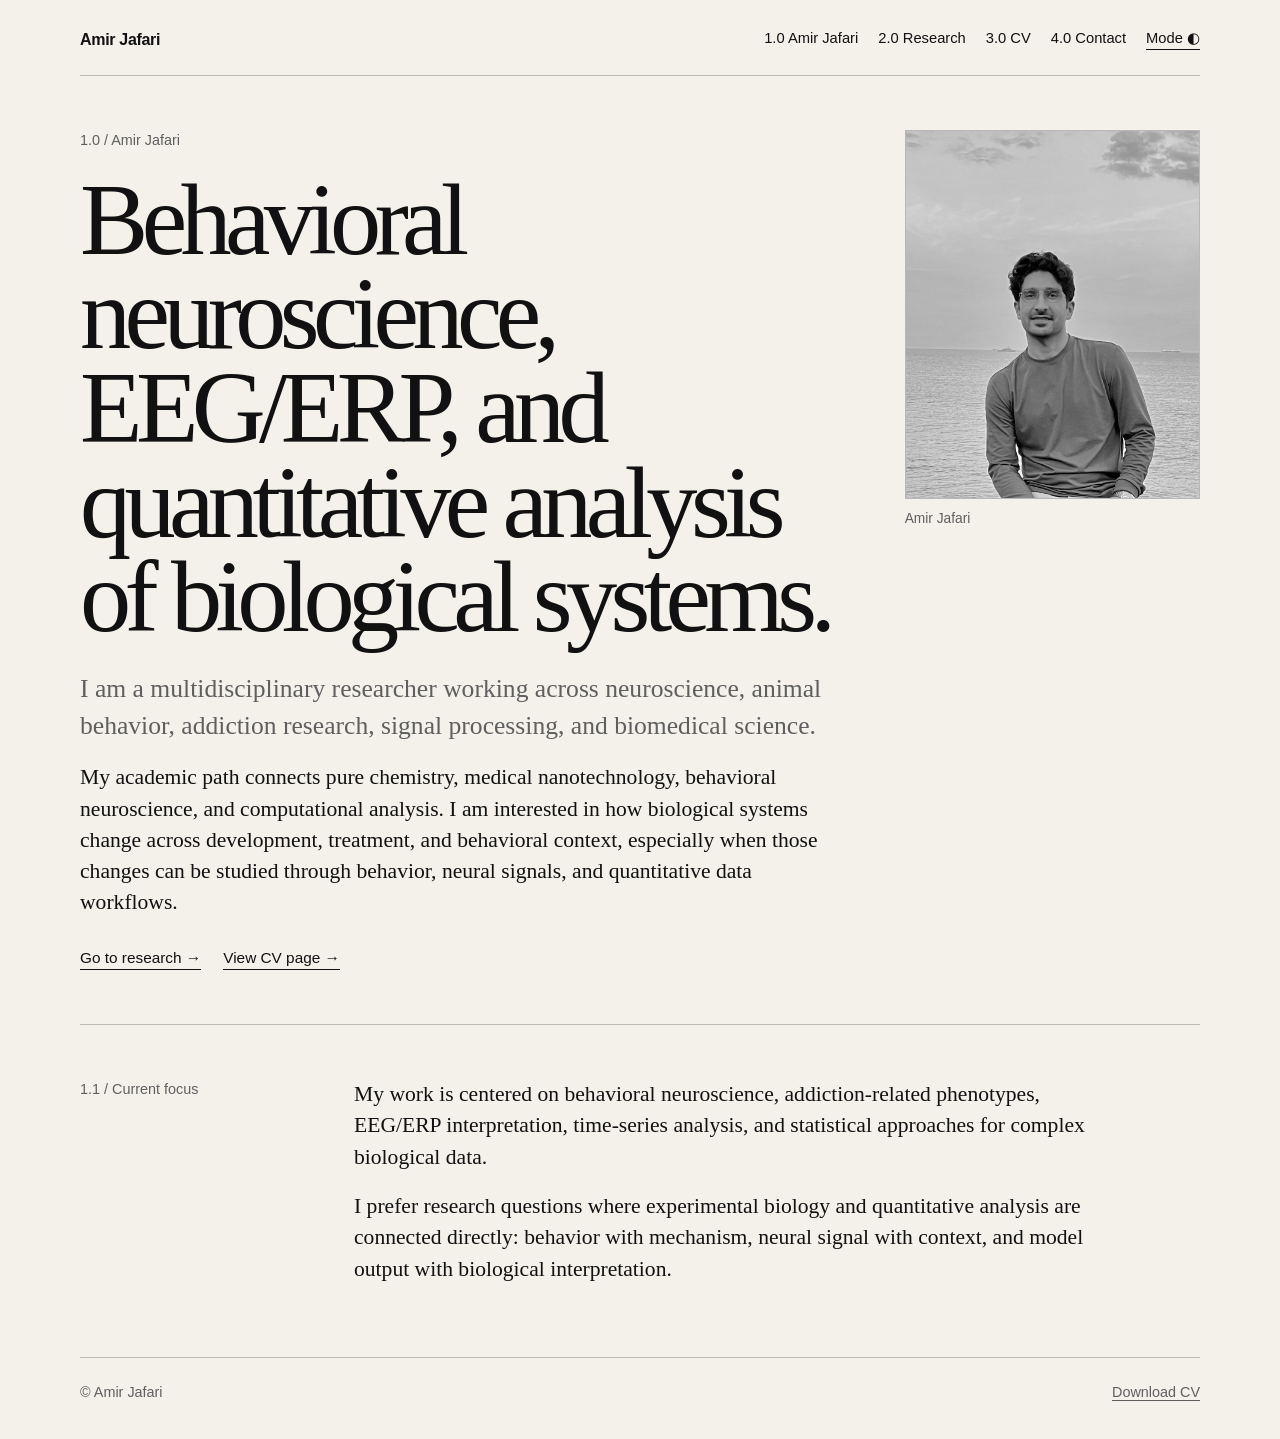
<file: index.html>
<!DOCTYPE html>
<html lang="en">
<head>
  <meta charset="UTF-8" />
  <meta name="viewport" content="width=device-width, initial-scale=1.0" />
  <title>Amir Jafari</title>
  <link rel="stylesheet" href="styles.css" />
</head>
<body>
  <div class="site">
    <header class="topbar">
      <a class="brand" href="index.html">Amir Jafari</a>
      <nav class="nav" aria-label="Main navigation">
        <a href="index.html">1.0 Amir Jafari</a>
        <a href="research.html">2.0 Research</a>
        <a href="cv.html">3.0 CV</a>
        <a href="contact.html">4.0 Contact</a>
        <button class="mode-toggle" type="button" aria-label="Toggle color mode">Mode ◐</button>
      </nav>
    </header>

    <main>
      <section class="page-section home-grid">
        <div>
          <p class="section-number">1.0 / Amir Jafari</p>
          <h1>Behavioral neuroscience, EEG/ERP, and quantitative analysis of biological systems.</h1>
          <p class="lead">
            I am a multidisciplinary researcher working across neuroscience, animal behavior,
            addiction research, signal processing, and biomedical science.
          </p>
          <p>
            My academic path connects pure chemistry, medical nanotechnology, behavioral neuroscience,
            and computational analysis. I am interested in how biological systems change across development,
            treatment, and behavioral context, especially when those changes can be studied through behavior,
            neural signals, and quantitative data workflows.
          </p>
          <div class="link-row">
            <a class="text-button" href="research.html">Go to research →</a>
            <a class="text-button" href="cv.html">View CV page →</a>
          </div>
        </div>

        <figure class="portrait-wrap">
          <img class="portrait" src="assets/profile.jpg" alt="Amir Jafari profile photo" />
          <figcaption>Amir Jafari</figcaption>
        </figure>
      </section>

      <hr />

      <section class="page-section two-column">
        <p class="section-number">1.1 / Current focus</p>
        <div>
          <p>
            My work is centered on behavioral neuroscience, addiction-related phenotypes,
            EEG/ERP interpretation, time-series analysis, and statistical approaches for complex biological data.
          </p>
          <p>
            I prefer research questions where experimental biology and quantitative analysis are connected directly:
            behavior with mechanism, neural signal with context, and model output with biological interpretation.
          </p>
        </div>
      </section>
    </main>

    <footer class="footer">
      <span>© Amir Jafari</span>
      <span><a href="files/Amir_Jafari_CV.pdf">Download CV</a></span>
    </footer>
  </div>

  <script src="script.js"></script>
</body>
</html>
</file>
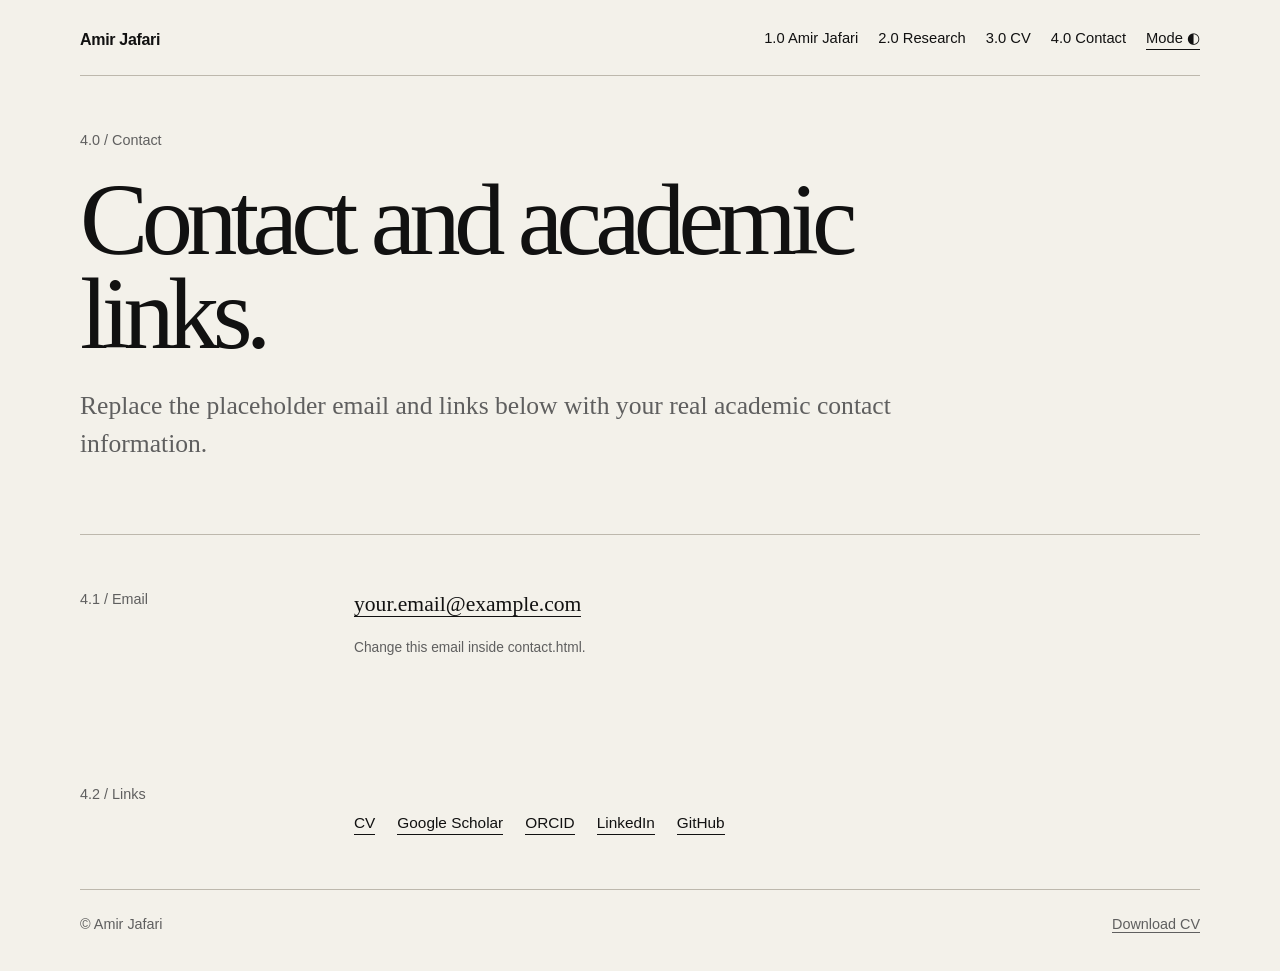
<file: contact.html>
<!DOCTYPE html>
<html lang="en">
<head>
  <meta charset="UTF-8" />
  <meta name="viewport" content="width=device-width, initial-scale=1.0" />
  <title>Contact | Amir Jafari</title>
  <link rel="stylesheet" href="styles.css" />
</head>
<body>
  <div class="site">
    <header class="topbar">
      <a class="brand" href="index.html">Amir Jafari</a>
      <nav class="nav" aria-label="Main navigation">
        <a href="index.html">1.0 Amir Jafari</a>
        <a href="research.html">2.0 Research</a>
        <a href="cv.html">3.0 CV</a>
        <a href="contact.html">4.0 Contact</a>
        <button class="mode-toggle" type="button" aria-label="Toggle color mode">Mode ◐</button>
      </nav>
    </header>

    <main>
      <section class="page-section narrow">
        <p class="section-number">4.0 / Contact</p>
        <h1>Contact and academic links.</h1>
        <p class="lead">
          Replace the placeholder email and links below with your real academic contact information.
        </p>
      </section>

      <hr />

      <section class="page-section two-column">
        <p class="section-number">4.1 / Email</p>
        <div>
          <p><a href="mailto:your.email@example.com">your.email@example.com</a></p>
          <p class="small-note">Change this email inside contact.html.</p>
        </div>
      </section>

      <section class="page-section two-column">
        <p class="section-number">4.2 / Links</p>
        <div class="link-list">
          <a href="files/Amir_Jafari_CV.pdf">CV</a>
          <a href="#">Google Scholar</a>
          <a href="#">ORCID</a>
          <a href="#">LinkedIn</a>
          <a href="#">GitHub</a>
        </div>
      </section>
    </main>

    <footer class="footer">
      <span>© Amir Jafari</span>
      <span><a href="files/Amir_Jafari_CV.pdf">Download CV</a></span>
    </footer>
  </div>

  <script src="script.js"></script>
</body>
</html>
</file>
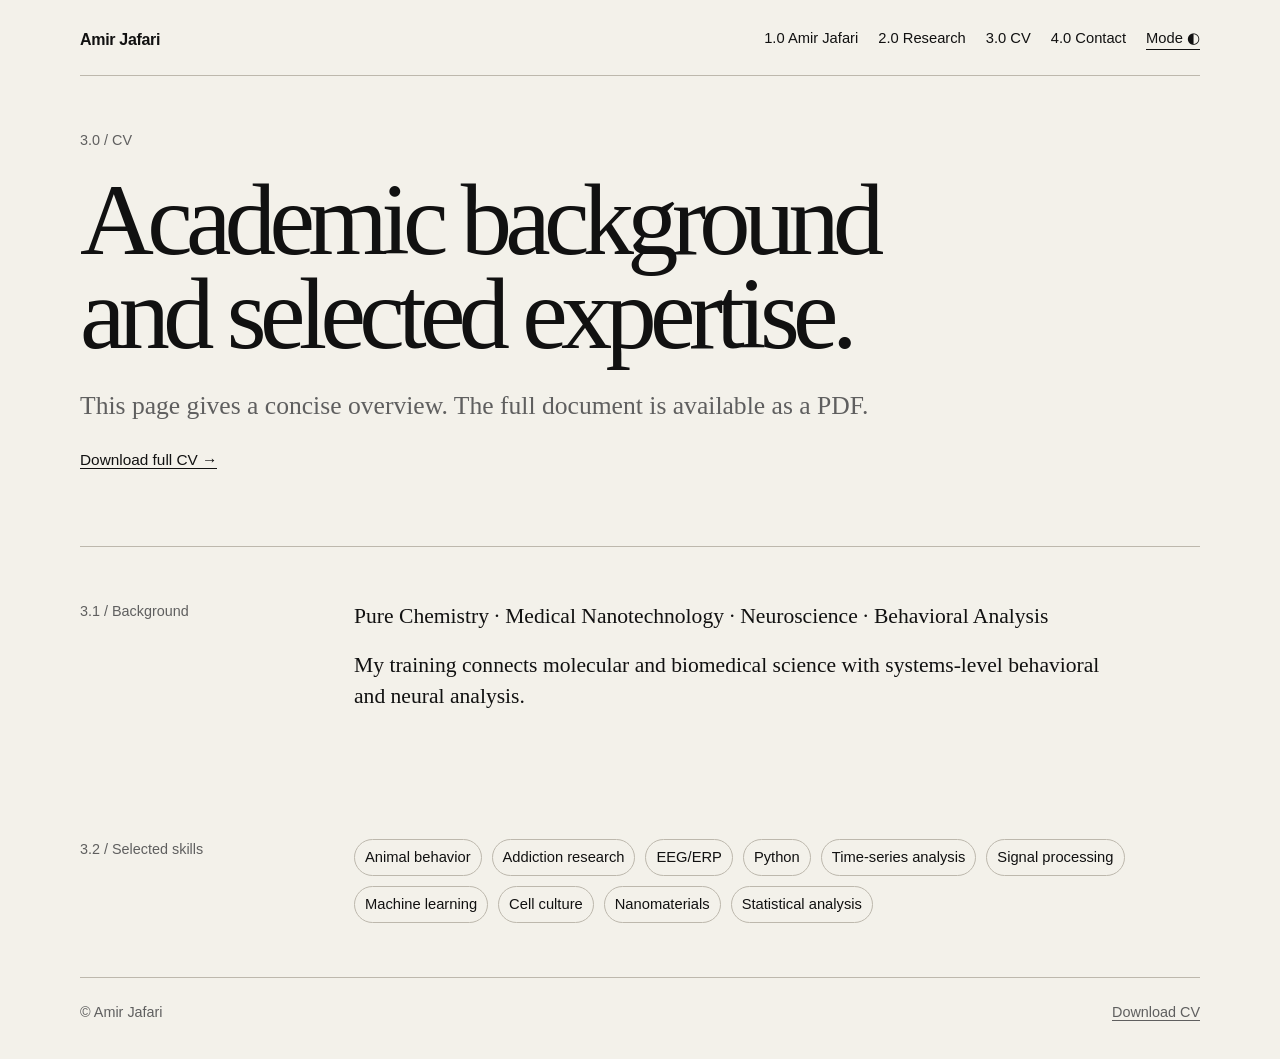
<file: cv.html>
<!DOCTYPE html>
<html lang="en">
<head>
  <meta charset="UTF-8" />
  <meta name="viewport" content="width=device-width, initial-scale=1.0" />
  <title>CV | Amir Jafari</title>
  <link rel="stylesheet" href="styles.css" />
</head>
<body>
  <div class="site">
    <header class="topbar">
      <a class="brand" href="index.html">Amir Jafari</a>
      <nav class="nav" aria-label="Main navigation">
        <a href="index.html">1.0 Amir Jafari</a>
        <a href="research.html">2.0 Research</a>
        <a href="cv.html">3.0 CV</a>
        <a href="contact.html">4.0 Contact</a>
        <button class="mode-toggle" type="button" aria-label="Toggle color mode">Mode ◐</button>
      </nav>
    </header>

    <main>
      <section class="page-section narrow">
        <p class="section-number">3.0 / CV</p>
        <h1>Academic background and selected expertise.</h1>
        <p class="lead">
          This page gives a concise overview. The full document is available as a PDF.
        </p>
        <p>
          <a class="text-button" href="files/Amir_Jafari_CV.pdf">Download full CV →</a>
        </p>
      </section>

      <hr />

      <section class="page-section two-column">
        <p class="section-number">3.1 / Background</p>
        <div>
          <p>Pure Chemistry · Medical Nanotechnology · Neuroscience · Behavioral Analysis</p>
          <p>
            My training connects molecular and biomedical science with systems-level behavioral and neural analysis.
          </p>
        </div>
      </section>

      <section class="page-section two-column">
        <p class="section-number">3.2 / Selected skills</p>
        <div class="tag-list">
          <span>Animal behavior</span>
          <span>Addiction research</span>
          <span>EEG/ERP</span>
          <span>Python</span>
          <span>Time-series analysis</span>
          <span>Signal processing</span>
          <span>Machine learning</span>
          <span>Cell culture</span>
          <span>Nanomaterials</span>
          <span>Statistical analysis</span>
        </div>
      </section>
    </main>

    <footer class="footer">
      <span>© Amir Jafari</span>
      <span><a href="files/Amir_Jafari_CV.pdf">Download CV</a></span>
    </footer>
  </div>

  <script src="script.js"></script>
</body>
</html>
</file>
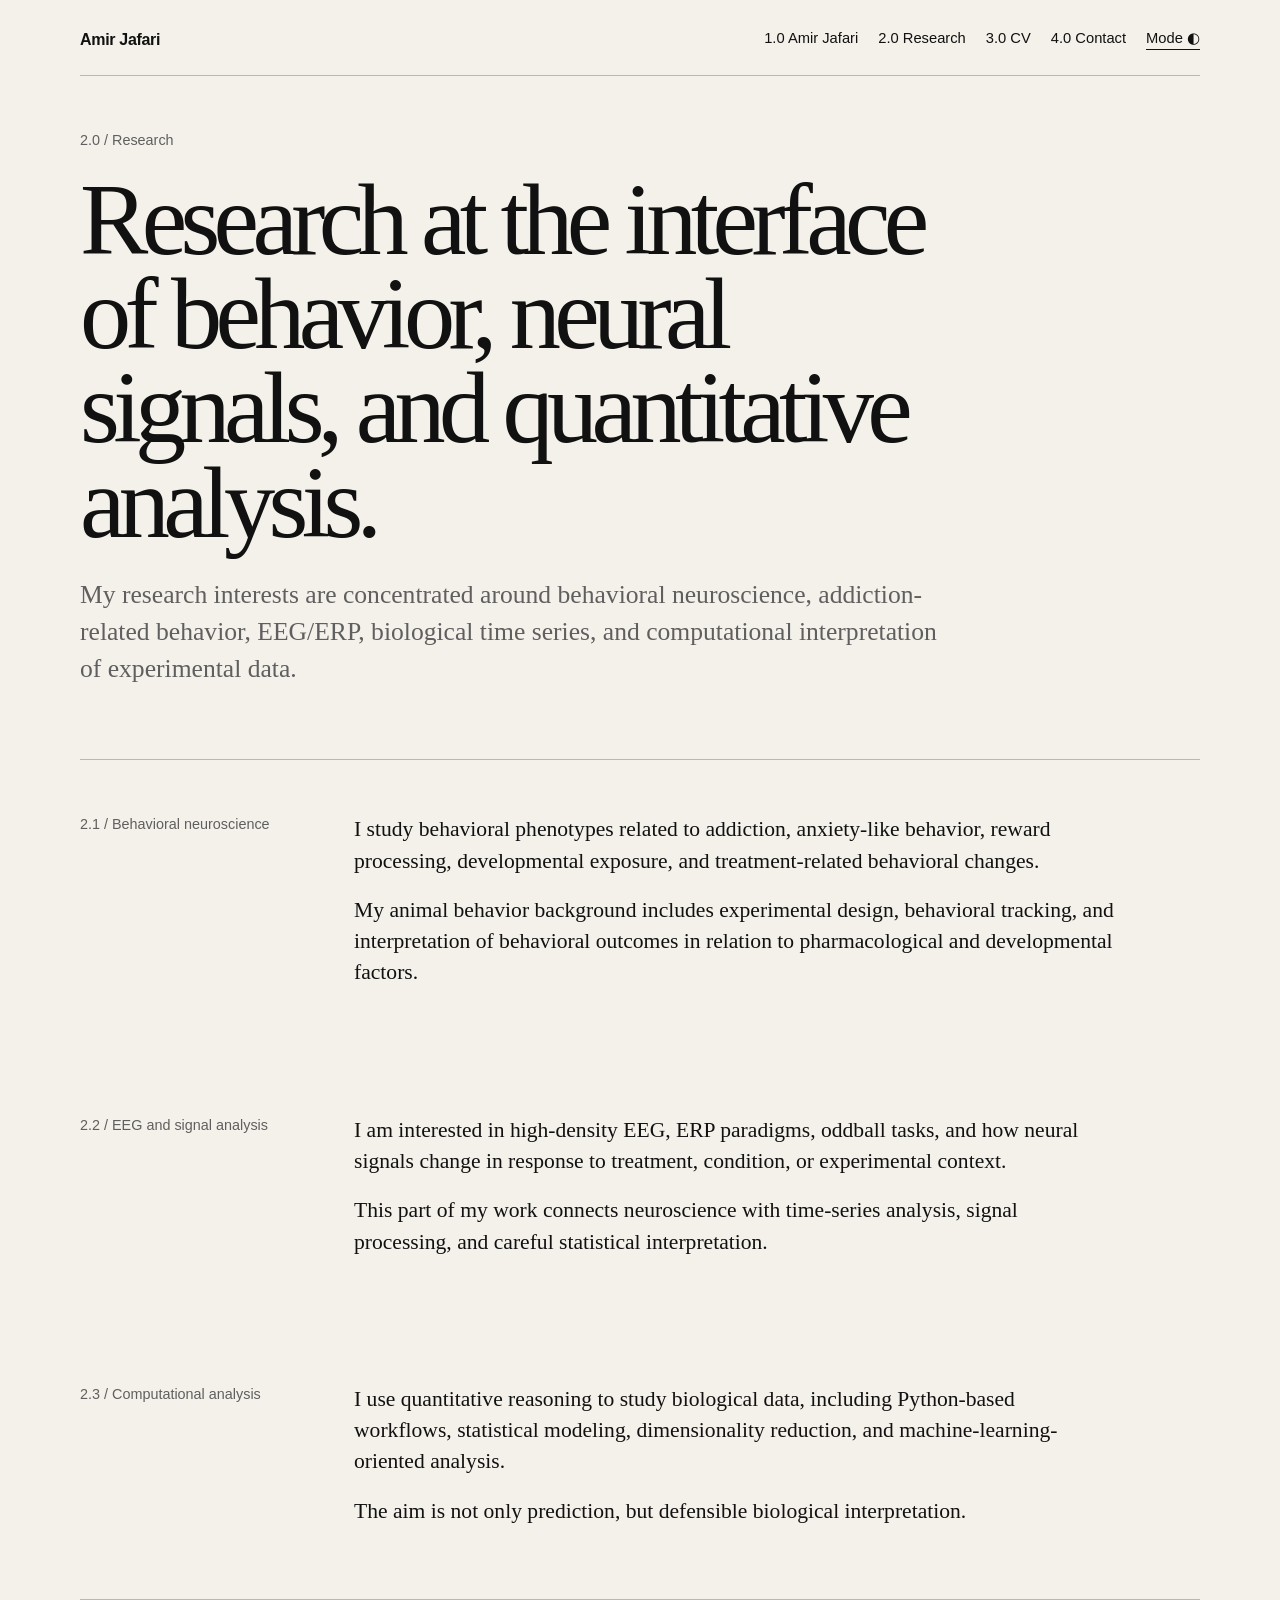
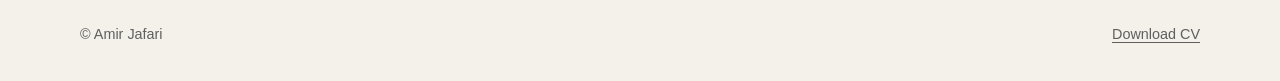
<file: research.html>
<!DOCTYPE html>
<html lang="en">
<head>
  <meta charset="UTF-8" />
  <meta name="viewport" content="width=device-width, initial-scale=1.0" />
  <title>Research | Amir Jafari</title>
  <link rel="stylesheet" href="styles.css" />
</head>
<body>
  <div class="site">
    <header class="topbar">
      <a class="brand" href="index.html">Amir Jafari</a>
      <nav class="nav" aria-label="Main navigation">
        <a href="index.html">1.0 Amir Jafari</a>
        <a href="research.html">2.0 Research</a>
        <a href="cv.html">3.0 CV</a>
        <a href="contact.html">4.0 Contact</a>
        <button class="mode-toggle" type="button" aria-label="Toggle color mode">Mode ◐</button>
      </nav>
    </header>

    <main>
      <section class="page-section narrow">
        <p class="section-number">2.0 / Research</p>
        <h1>Research at the interface of behavior, neural signals, and quantitative analysis.</h1>
        <p class="lead">
          My research interests are concentrated around behavioral neuroscience, addiction-related behavior,
          EEG/ERP, biological time series, and computational interpretation of experimental data.
        </p>
      </section>

      <hr />

      <section class="page-section two-column">
        <p class="section-number">2.1 / Behavioral neuroscience</p>
        <div>
          <p>
            I study behavioral phenotypes related to addiction, anxiety-like behavior, reward processing,
            developmental exposure, and treatment-related behavioral changes.
          </p>
          <p>
            My animal behavior background includes experimental design, behavioral tracking,
            and interpretation of behavioral outcomes in relation to pharmacological and developmental factors.
          </p>
        </div>
      </section>

      <section class="page-section two-column">
        <p class="section-number">2.2 / EEG and signal analysis</p>
        <div>
          <p>
            I am interested in high-density EEG, ERP paradigms, oddball tasks, and how neural signals change
            in response to treatment, condition, or experimental context.
          </p>
          <p>
            This part of my work connects neuroscience with time-series analysis, signal processing,
            and careful statistical interpretation.
          </p>
        </div>
      </section>

      <section class="page-section two-column">
        <p class="section-number">2.3 / Computational analysis</p>
        <div>
          <p>
            I use quantitative reasoning to study biological data, including Python-based workflows,
            statistical modeling, dimensionality reduction, and machine-learning-oriented analysis.
          </p>
          <p>
            The aim is not only prediction, but defensible biological interpretation.
          </p>
        </div>
      </section>
    </main>

    <footer class="footer">
      <span>© Amir Jafari</span>
      <span><a href="files/Amir_Jafari_CV.pdf">Download CV</a></span>
    </footer>
  </div>

  <script src="script.js"></script>
</body>
</html>
</file>
<file: styles.css>
:root {
  --bg: #f3f1ea;
  --ink: #111111;
  --muted: #5f5f5f;
  --line: #bdb8ad;
  --accent: #111111;
  --max: 1120px;
}

[data-theme="dark"] {
  --bg: #111111;
  --ink: #f1f1ec;
  --muted: #b8b8b0;
  --line: #3a3a34;
  --accent: #f1f1ec;
}

* {
  box-sizing: border-box;
}

html {
  scroll-behavior: smooth;
}

body {
  margin: 0;
  background: var(--bg);
  color: var(--ink);
  font-family: Georgia, "Times New Roman", serif;
  line-height: 1.45;
}

body, a, button {
  transition: background-color 180ms ease, color 180ms ease, border-color 180ms ease;
}

a {
  color: var(--ink);
  text-decoration: none;
  border-bottom: 1px solid currentColor;
}

a:hover {
  color: var(--muted);
}

.site {
  width: min(var(--max), calc(100% - 40px));
  margin: 0 auto;
}

.topbar {
  display: flex;
  justify-content: space-between;
  align-items: flex-start;
  gap: 28px;
  padding: 28px 0 24px;
  border-bottom: 1px solid var(--line);
}

.brand {
  font-family: Arial, Helvetica, sans-serif;
  font-weight: 700;
  letter-spacing: -0.02em;
  border-bottom: 0;
  white-space: nowrap;
}

.nav {
  display: flex;
  justify-content: flex-end;
  flex-wrap: wrap;
  gap: 14px 20px;
  font-family: Arial, Helvetica, sans-serif;
  font-size: 0.92rem;
}

.nav a {
  border-bottom: 0;
}

.mode-toggle {
  appearance: none;
  border: 0;
  border-bottom: 1px solid currentColor;
  background: transparent;
  color: var(--ink);
  font: inherit;
  padding: 0;
  cursor: pointer;
}

.page-section {
  padding: 54px 0;
}

.narrow {
  max-width: 900px;
}

.home-grid {
  display: grid;
  grid-template-columns: minmax(0, 1.45fr) minmax(240px, 0.55fr);
  gap: 46px;
  align-items: start;
}

.two-column {
  display: grid;
  grid-template-columns: 230px minmax(0, 1fr);
  gap: 44px;
}

.section-number {
  margin: 0 0 22px;
  font-family: Arial, Helvetica, sans-serif;
  font-size: 0.9rem;
  color: var(--muted);
}

h1 {
  margin: 0 0 26px;
  max-width: 980px;
  font-size: clamp(3rem, 8vw, 6.6rem);
  line-height: 0.92;
  letter-spacing: -0.065em;
  font-weight: 400;
}

p {
  margin: 0 0 18px;
  max-width: 760px;
  font-size: clamp(1.08rem, 1.7vw, 1.35rem);
}

.lead {
  color: var(--muted);
  font-size: clamp(1.22rem, 2vw, 1.65rem);
  max-width: 860px;
}

hr {
  border: 0;
  border-top: 1px solid var(--line);
  margin: 0;
}

.portrait-wrap {
  margin: 0;
}

.portrait {
  display: block;
  width: 100%;
  aspect-ratio: 4 / 5;
  object-fit: cover;
  filter: grayscale(100%);
  border: 1px solid var(--line);
}

figcaption,
.small-note {
  margin-top: 10px;
  font-family: Arial, Helvetica, sans-serif;
  font-size: 0.86rem;
  color: var(--muted);
}

.link-row,
.link-list {
  display: flex;
  flex-wrap: wrap;
  gap: 14px 22px;
  margin-top: 28px;
}

.text-button,
.link-list a {
  font-family: Arial, Helvetica, sans-serif;
  font-size: 0.96rem;
}

.tag-list {
  display: flex;
  flex-wrap: wrap;
  gap: 10px;
  max-width: 820px;
}

.tag-list span {
  font-family: Arial, Helvetica, sans-serif;
  font-size: 0.92rem;
  border: 1px solid var(--line);
  padding: 7px 10px;
  border-radius: 999px;
}

.footer {
  display: flex;
  justify-content: space-between;
  gap: 20px;
  padding: 24px 0 36px;
  border-top: 1px solid var(--line);
  font-family: Arial, Helvetica, sans-serif;
  font-size: 0.9rem;
  color: var(--muted);
}

.footer a {
  color: var(--muted);
}

@media (max-width: 820px) {
  .site {
    width: min(100% - 28px, var(--max));
  }

  .topbar,
  .home-grid,
  .two-column,
  .footer {
    grid-template-columns: 1fr;
    flex-direction: column;
  }

  .topbar {
    gap: 18px;
  }

  .nav {
    justify-content: flex-start;
  }

  .page-section {
    padding: 40px 0;
  }

  h1 {
    font-size: clamp(2.7rem, 14vw, 5rem);
  }

  .portrait-wrap {
    max-width: 360px;
  }
}
</file>
